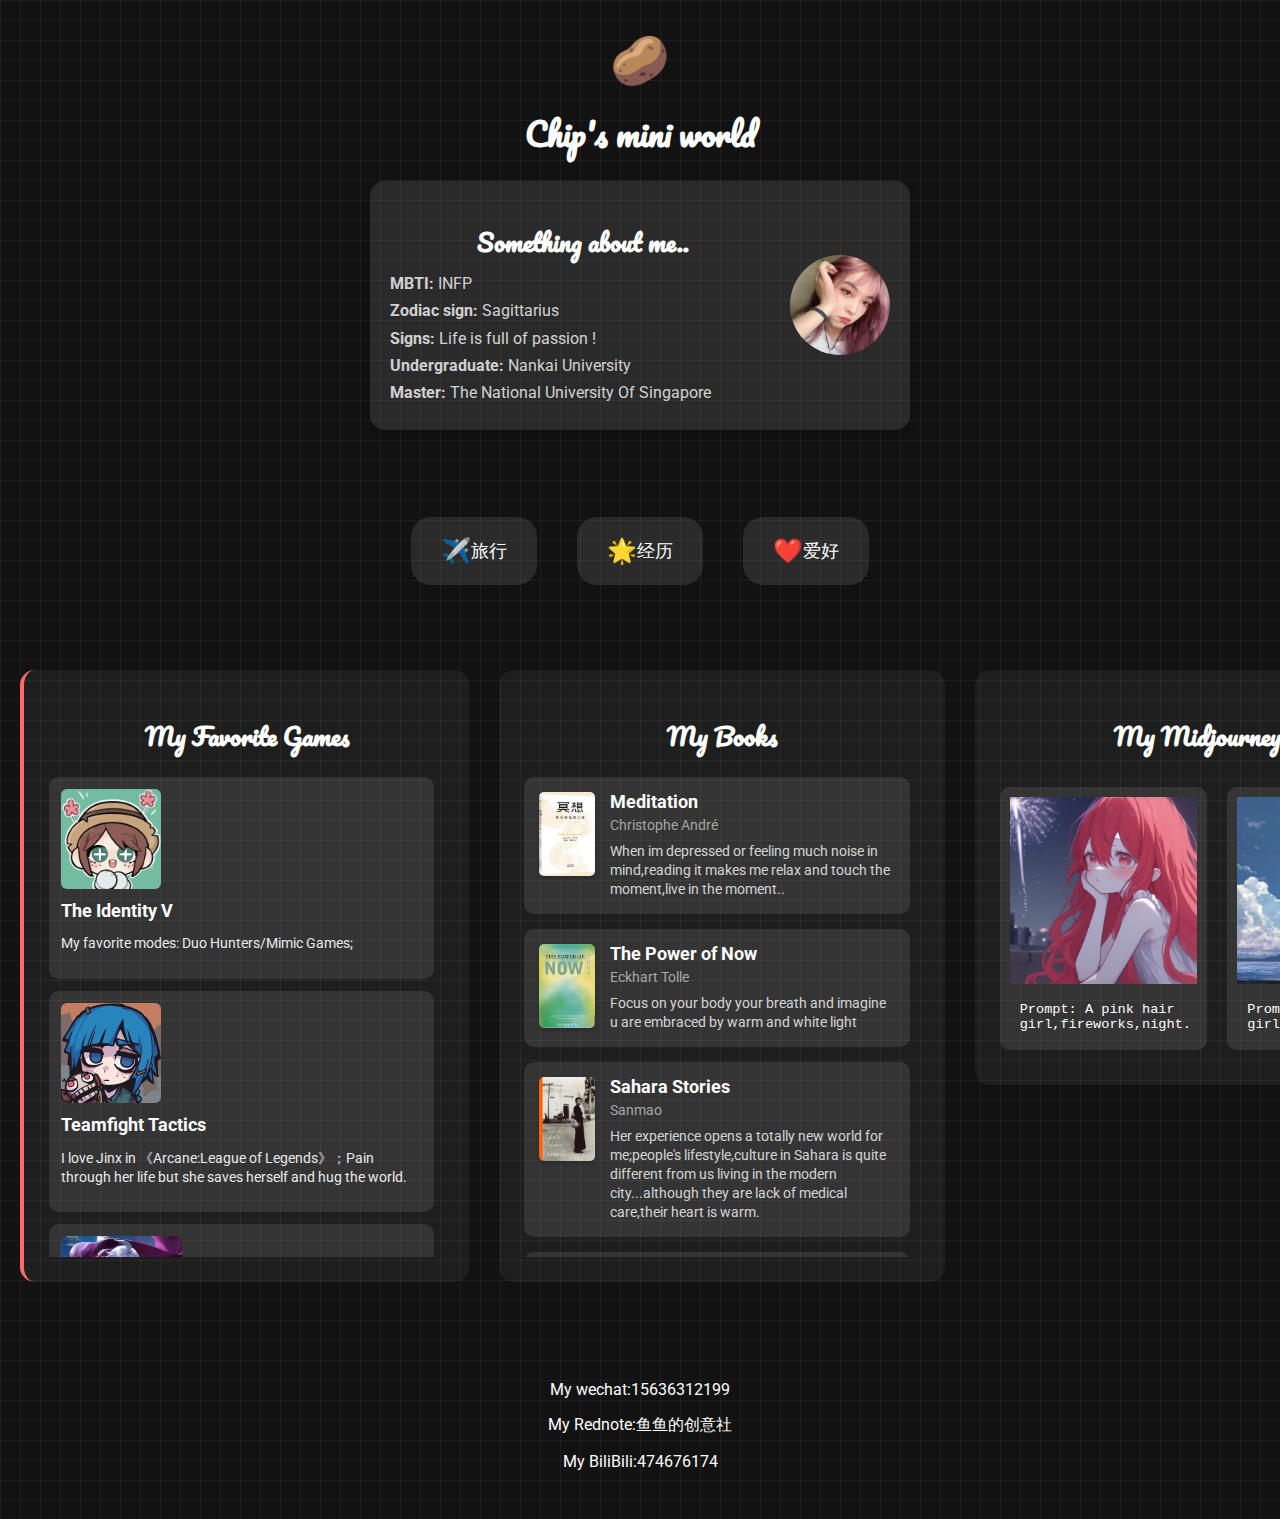
<file: index.html>
<!DOCTYPE html>
<html lang="zh">
<head>
    <link rel="stylesheet" href="styles.css">
    <meta charset="UTF-8">
    <meta name="viewport" content="width=device-width, initial-scale=1.0">
    <title>Chip's space</title>
    <link href="https://fonts.googleapis.com/css2?family=Roboto:wght@400;700&family=Pacifico&display=swap" rel="stylesheet">
    <script src="script.js"></script>
</head>
<body>
    <header>
        <div class="logo">🥔</div>
        <h1>Chip's mini world </h1>
        <div class="profile-card">
            <div class="profile-content">
                <h2>Something about me..</h2>
                <p><strong>MBTI:</strong> INFP</p>
                <p><strong>Zodiac sign:</strong> Sagittarius</p>
                <p><strong>Signs:</strong> Life is full of passion !</p>
                <p><strong>Undergraduate:</strong> Nankai University</p>
                <p><strong>Master:</strong> The National University Of Singapore</p>
            </div>
            <div class="avatar">
                <img src="img/avatar.jpg" alt="个人头像">
            </div>
        </div>
    </header>

    <main>
        <div class="interests">
            <div class="interest-item">
                <a href="travel.html">
                    <span class="icon">✈️</span>
                    <span class="text">旅行</span>
                </a>
            </div>
            <div class="interest-item">
                <a href="lifestyle.html">
                    <span class="icon">🌟</span>
                    <span class="text">经历</span>
                </a>
            </div>
            <div class="interest-item">
                <a href="hobbies.html">
                    <span class="icon">❤️</span>
                    <span class="text">爱好</span>
                </a>
            </div>
        </div>
    </main>

    <section class="personal-section">
        <div class="sections-container">
            <!-- 游戏板块 -->
            <div class="section-block games">
                <h2>My Favorite Games</h2>
                <div class="game-grid">
                    <!-- 第一个游戏 -->
                    <div class="game-card">
                        <img src="img/idv1.jpg" alt="第五人格">
                        <h3>The Identity V</h3>
                        <p>My favorite modes: Duo Hunters/Mimic Games; </p>
                    </div>

                    <!-- 第二个游戏 -->
                    <div class="game-card">
                        <img src="img/Tactics4.jpg" alt="金铲铲之战">
                        <h3>Teamfight Tactics</h3>
                        <p> I love Jinx in 《Arcane:League of Legends》；Pain through her life but she saves herself and hug the world.</p>
                    </div>

                    <!-- 第三个游戏 -->
                    <div class="game-card">
                        <img src="img/Honor3.jpg" alt="王者荣耀">
                        <h3>Honor of Kings</h3>
                        <p>Yao/Mermaid/Angela/Toro/Xiaoqiao/Diaochan</p>
                    </div>

                    <!-- 第四个游戏 -->
                    <div class="game-card">
                       
                        <img src="img/Eggy5.jpg" alt="蛋仔派对">
                        <h3>Eggy Party</h3>
                        <p>Dsigning maps in Eggy world is interesting.And finding the best way to finish the map is a challenge.Also I love finding firends and enjoy the virtual scenery together.</p>
                    </div>

                    <!-- 新增第五个游戏 -->
                    <div class="game-card">
                        <img src="img/kingdoms.jpg" alt="三国杀">
                        <h3>Legends of the 3 kingdoms</h3>
                        <p>1 V 1/Military Struggle Mode/National War Mode</p>
                    </div>
                </div>
            </div>

            <!-- 书籍板块 -->
            <div class="section-block books">
                <h2>My Books</h2>
                <div class="book-grid">
                    <!-- 第一本书 -->
                    <div class="book-card">
                        <img src="img/book1.jpg" alt="书籍1">
                        <div class="book-info">
                            <h3>Meditation</h3>
                            <p class="author">Christophe André</p>
                            <p class="description">When im depressed or feeling much noise in mind,reading it makes me relax and touch the moment,live in the moment..</p>
                        </div>
                    </div>

                    <!-- 第二本书 -->
                    <div class="book-card">
                        <img src="img/book2.jpg" alt="书籍2">
                        <div class="book-info">
                            <h3>The Power of Now</h3>
                            <p class="author">Eckhart Tolle</p>
                            <p class="description">Focus on your body your breath and imagine u are embraced by warm and white light</p>
                        </div>
                    </div>

                    <!-- 第三本书 -->
                    <div class="book-card">
                        <img src="img/book3.jpg" alt="书籍3">
                        <div class="book-info">
                            <h3>Sahara Stories</h3>
                            <p class="author">Sanmao</p>
                            <p class="description">Her experience opens a totally new world for me;people's lifestyle,culture in Sahara is quite different from us living in the modern city...although they are lack of medical care,their heart is warm.</p>
                        </div>
                    </div>

                    <!-- 第四本书 -->
                    <div class="book-card">
                        <img src="img/book4.jpg" alt="书籍4">
                        <div class="book-info">
                            <h3>Flowers for Algernon</h3>
                            <p class="author">Daniel Keyes</p>
                            <p class="description">A man gain high intelligence and lose it at last;Facing difficulties through life needs courage,maybe intelligence has 2 sides,one side lets human have the ability to feel emotions,but the other side it also increases comparison,conflicts,discrimination which leads to less happiness. </p>
                        </div>
                    </div>

                    <!-- 第五本书 -->
                    <div class="book-card">
                        <img src="img/book5.jpg" alt="书籍5">
                        <div class="book-info">
                            <h3>The Three-Body Problem</h3>
                            <p class="author">Liu Cixin</p>
                            <p class="description">So many great imaginations in science and physics!!That's really amazing.</p>
                        </div>
                    </div>
                </div>
            </div>

            <!-- AIGC板块 -->
            <div class="section-block midjourney">
                <h2>My Midjourney</h2>
                <div class="artwork-grid">
                    
                    <div class="artwork-item">
                        <img src="img/midjourney3.jpg" alt="Midjourney作品3">
                        <div class="artwork-info">
                            <p class="prompt"> Prompt: A pink hair girl,fireworks,night.</p>
                            
                        </div>
                    </div>
                  
                    <div class="artwork-item">
                        <img src="img/midjourney5.jpg" alt="Midjourney作品5">
                        <div class="artwork-info">
                            <p class="prompt"> Prompt: A pink hair girl,fireworks,night.</p>
                            
                        </div>
                    </div>
                    <div class="artwork-item">
                        <img src="img/midjourney6.jpg" alt="Midjourney作品6">
                        <div class="artwork-info">
                            <p class="prompt"> Prompt: A pink hair girl,fireworks,night.</p>
                            
                        </div>
                    </div>
                    <div class="artwork-item">
                        <img src="img/midjourney7.jpg" alt="Midjourney作品6">
                        <div class="artwork-info">
                            <p class="prompt"> Prompt: A pink hair girl,fireworks,night.</p>
                            
                        </div>
                    </div>
                    <div class="artwork-item">
                        <img src="img/midjourney8.jpg" alt="Midjourney作品6">
                        <div class="artwork-info">
                            <p class="prompt"> Prompt: A pink hair girl,fireworks,night.</p>
                            
                        </div>
                    </div>
               
                    <div class="artwork-item">
                        <img src="img/midjourney10.jpg" alt="Midjourney作品6">
                        <div class="artwork-info">
                            <p class="prompt"> Prompt: A pink hair girl,fireworks,night.</p>
                            
                        </div>
                    </div>
                    <div class="artwork-item">
                        <img src="img/midjourney11.jpg" alt="Midjourney作品6">
                        <div class="artwork-info">
                            <p class="prompt"> Prompt: A pink hair girl,fireworks,night.</p>
                            
                        </div>
                    </div>
           
                    <div class="artwork-item">
                        <img src="img/midjourney13.jpg" alt="Midjourney作品6">
                        <div class="artwork-info">
                            <p class="prompt"> Prompt: A pink hair girl,fireworks,night.</p>
                            
                        </div>
                    </div>
                    <div class="artwork-item">
                        <img src="img/midjourney14.jpg" alt="Midjourney作品6">
                        <div class="artwork-info">
                            <p class="prompt"> Prompt: A pink hair girl,fireworks,night.</p>
                            
                        </div>
                    </div>
                    <!-- 添加更多作品 -->
                </div>
            </div>
        </div>
    </section>

    <footer>
        <p>My wechat:15636312199</p>
        <p>My Rednote:<a href="https://www.xiaohongshu.com/user/profile/5d2487d700000000160093b2?xsec_token=YBiUjmRSa5aOXm4hILc2NNuej12OdZKpJNXa4BrFyIMBE%3D&xsec_source=app_share&xhsshare=CopyLink&appuid=5d2487d700000000160093b2&apptime=1741922437&share_id=3c2b97d317ac447abafd876f5e59a9d6&share_channel=copy_link" target="_blank" style="color: white; text-decoration: none;">鱼鱼的创意社</a></p>
        <p>My BiliBili:<a href="https://space.bilibili.com/474676174" target="_blank" style="color: white; text-decoration: none;">474676174</a></p>
        <div class="social-links">
            <a href="#" class="social-icon"></a>
        </div>
    </footer>
</body>
</html>
</file>
<file: styles.css>
:root {
    --primary-color: #FFE4E1;
    --accent-color: #FF69B4;
    --text-color: #333;
}

body {
    margin: 0;
    padding: 0;
    font-family: 'Roboto', sans-serif;
    background-color: #121212;
    background-image: 
        linear-gradient(
            rgba(255, 255, 255, 0.05) 1px, 
            transparent 1px
        ),
        linear-gradient(
            90deg, 
            rgba(255, 255, 255, 0.05) 1px, 
            transparent 1px
        );
    background-size: 20px 20px;
    animation: gradientBG 15s ease infinite;
    color: #ffffff;
    min-height: 100vh;
    display: flex;
    flex-direction: column;
}

@keyframes gradientBG {
    0% { background-position: 0% 50%; }
    50% { background-position: 100% 50%; }
    100% { background-position: 0% 50%; }
}

header {
    text-align: center;
    padding: 2rem 1rem;
}

.logo {
    font-size: 3rem;
    margin-bottom: 1rem;
    color: #ffffff;
}

h1 {
    font-family: 'Pacifico', cursive;
    color: #ffffff;
    margin: 0;
    white-space: nowrap;
}

.intro {
    font-size: 1.2rem;
    margin: 1rem 0;
    color: rgba(255, 255, 255, 0.8);
}

.carousel {
    position: relative;
    width: 80%;
    margin: 2rem auto;
    overflow: hidden;
}

.carousel-container {
    display: flex;
    transition: transform 0.5s ease;
}

.carousel-slide {
    min-width: 100%;
    text-align: center;
}

.carousel-slide img {
    width: 100%;
    height: auto;
    border-radius: 10px;
}

.carousel-btn {
    position: absolute;
    top: 50%;
    transform: translateY(-50%);
    background: rgba(255,255,255,0.7);
    border: none;
    padding: 1rem;
    cursor: pointer;
    border-radius: 50%;
}

.prev { left: 10px; }
.next { right: 10px; }

footer {
    margin-top: auto;
    text-align: center;
    padding: 2rem;
}

.social-links {
    display: flex;
    justify-content: center;
    gap: 1rem;
    margin-top: 1rem;
}

.social-icon {
    font-size: 2rem;
    text-decoration: none;
    transition: transform 0.3s ease;
}

.social-icon:hover {
    transform: scale(1.1);
}

@media (max-width: 768px) {
    .carousel {
        width: 95%;
    }
    
    .carousel-btn {
        padding: 0.5rem;
    }
}

.personal-section {
    max-width: 1400px;
    margin: 50px auto;
    padding: 0 20px;
}

.sections-container {
    display: flex !important;
    gap: 30px;
    justify-content: space-between;
}

.section-block {
    flex: 1;
    min-width: 0; /* 防止内容溢出 */
    background: rgba(255, 255, 255, 0.05);
    border-radius: 15px;
    padding: 25px;
    height: fit-content;
}

/* 标题样式 */
h2 {
    font-family: 'Pacifico', cursive;
    font-size: 1.5em;
    margin-bottom: 20px;
    text-align: center;
    color: #ffffff;
}

/* 游戏板块样式 */
.game-grid {
    display: flex;
    flex-direction: column;
    gap: 12px;  /* 再次减小间距 */
    max-height: 480px;  /* 适当增加高度 */
    overflow-y: auto;
    padding-right: 10px;
}

.game-card {
    padding: 12px;
    background: rgba(255, 255, 255, 0.1);
    border-radius: 10px;
    transition: all 0.3s ease;
}

.game-card img {
    height: 100px;  /* 稍微调整图片高度 */
    object-fit: cover;
    border-radius: 6px;
}

/* 添加卡片悬停动画 */
.game-card:hover {
    transform: translateX(5px);
    background: rgba(255, 255, 255, 0.15);
    box-shadow: -2px 0 10px rgba(255, 255, 255, 0.1);
}

/* 优化文字样式 */
.game-card h3 {
    font-size: 1.1em;
    margin: 8px 0;
}

.game-card p {
    font-size: 0.85em;
    line-height: 1.4;
    opacity: 0.9;
}

/* 穿搭板块样式 */
.style-gallery {
    display: flex;
    flex-direction: column;
    gap: 20px;
}

.style-item {
    position: relative;
    border-radius: 10px;
    overflow: hidden;
}

.style-item img {
    width: 100%;
    display: block;
}

/* 音乐板块样式 */
.music-list {
    display: flex;
    flex-direction: column;
    gap: 20px;
}

.music-item iframe {
    width: 100%;
    max-width: 330px;
}

/* 响应式布局 */
@media (max-width: 1200px) {
    .sections-container {
        flex-direction: column;
    }

    .section-block {
        width: 100%;
    }
}

/* 添加一些悬停效果 */
.section-block:hover {
    transform: translateY(-5px);
    transition: transform 0.3s ease;
}

/* 为每个板块添加不同的边框颜色 */
.games {
    border-left: 4px solid #ff6b6b;
}

.style {
    border-left: 4px solid #4ecdc4;
}

.music {
    border-left: 4px solid #ffe66d;
}

.interests {
    display: flex;
    justify-content: center;
    gap: 40px;  /* 调整间距 */
    margin: 20px 0;
    padding: 15px 0;
}

.interest-item {
    display: flex;
    align-items: center;
    gap: 10px;
    padding: 10px 20px;
    background: rgba(255, 255, 255, 0.1);
    border-radius: 20px;
    transition: transform 0.3s ease;
}

.interest-item:hover {
    transform: translateY(-3px);
    background: rgba(255, 255, 255, 0.15);
}

.interest-item .icon {
    font-size: 1.5em;
}

.interest-item .text {
    font-size: 1.1em;
    color: #ffffff;
}

.interest-item a {
    display: flex; /* 使用 flexbox 布局 */
    align-items: center; /* 垂直居中对齐 */
    text-decoration: none; /* 去掉下划线 */
    color: inherit; /* 继承父元素的颜色 */
    padding: 10px; /* 添加内边距 */
    border-radius: 10px; /* 圆角 */
    transition: background 0.3s; /* 添加过渡效果 */
}

.interest-item a:hover {
    background: rgba(255, 255, 255, 0.1); /* 悬停效果 */
}

/* Midjourney 作品集样式 */
.artwork-grid {
    display: flex; /* 使用 flexbox 布局 */
    flex-direction: row; /* 横向排列 */
    gap: 20px; /* 图片间距 */
    overflow-x: auto; /* 允许横向滚动 */
    padding: 10px 0; /* 上下内边距 */
}

/* 自定义滚动条样式 */
.artwork-grid::-webkit-scrollbar {
    height: 8px; /* 滚动条高度 */
}

.artwork-grid::-webkit-scrollbar-track {
    background: rgba(255, 255, 255, 0.1); /* 滚动条轨道背景 */
    border-radius: 10px; /* 圆角 */
}

.artwork-grid::-webkit-scrollbar-thumb {
    background: rgba(255, 255, 255, 0.3); /* 滚动条滑块颜色 */
    border-radius: 10px; /* 圆角 */
}

.artwork-grid::-webkit-scrollbar-thumb:hover {
    background: rgba(255, 255, 255, 0.5); /* 滚动条滑块悬停颜色 */
}

/* 作品项样式 */
.artwork-item {
    min-width: calc(50% - 10px); /* 每组容纳 2 张图片，减去间距 */
    background: rgba(255, 255, 255, 0.1);
    border-radius: 10px;
    overflow: hidden;
    transition: transform 0.3s ease;
    padding: 10px; /* 添加内边距 */
}

.artwork-item:hover {
    transform: translateY(-5px); /* 悬停效果 */
}

.artwork-item img {
    width: 100%; /* 图片宽度100% */
    height: auto; /* 高度自适应 */
    object-fit: cover; /* 保持比例 */
}

/* 添加图片点击放大效果 */
.artwork-item.expanded {
    position: fixed;
    top: 50%;
    left: 50%;
    transform: translate(-50%, -50%);
    width: 80vw;
    height: 80vh;
    z-index: 1000;
    background: rgba(0, 0, 0, 0.9);
}

.artwork-item.expanded img {
    height: 100%;
    object-fit: contain;
}

/* 修改 prompt 的样式 */
.artwork-info .prompt {
    font-family: 'Courier New', monospace;
    font-size: 0.85em;
    color: #ffffff; /* 确保颜色可见 */
    margin-bottom: 8px;
    margin-left: 10px; /* 增加左边距 */
}

/* 书籍板块样式 */
.book-grid {
    display: flex;
    flex-direction: column;
    gap: 15px;
    max-height: 480px;
    overflow-y: auto;
    padding-right: 10px;
}

/* 保持与其他板块一致的滚动条样式 */
.book-grid::-webkit-scrollbar {
    width: 6px;
}

.book-grid::-webkit-scrollbar-track {
    background: rgba(255, 255, 255, 0.1);
    border-radius: 3px;
}

.book-grid::-webkit-scrollbar-thumb {
    background: rgba(255, 255, 255, 0.3);
    border-radius: 3px;
}

.book-grid::-webkit-scrollbar-thumb:hover {
    background: rgba(255, 255, 255, 0.5);
}

/* 书籍卡片样式 */
.book-card {
    display: flex;
    gap: 15px;
    background: rgba(255, 255, 255, 0.1);
    border-radius: 10px;
    padding: 15px;
    transition: transform 0.3s ease;
}

.book-card:hover {
    transform: translateX(5px);
    background: rgba(255, 255, 255, 0.15);
}

.book-card img {
    width: 56px;
    height: 84px;
    object-fit: cover;
    border-radius: 5px;
    box-shadow: 0 2px 4px rgba(0,0,0,0.2);
}

.book-info {
    flex: 1;
}

.book-info h3 {
    font-size: 1.1em;
    margin: 0 0 5px 0;
    color: #ffffff;
}

.book-info .author {
    font-size: 0.9em;
    color: #a8a8a8;
    margin: 0 0 8px 0;
}

.book-info .description {
    font-size: 0.85em;
    line-height: 1.4;
    color: rgba(255, 255, 255, 0.8);
    margin: 0;
}

/* 个人简介卡片样式 */
.profile-card {
    background: rgba(255, 255, 255, 0.1);
    border-radius: 15px;
    padding: 20px;
    margin: 20px auto; /* 居中显示 */
    max-width: 500px; /* 设置最大宽度为 500px */
    box-shadow: 0 4px 10px rgba(0, 0, 0, 0.2);
    display: flex; /* 使用 flexbox 布局 */
    align-items: center; /* 垂直居中对齐 */
}

.profile-card:hover {
    transform: translateY(-5px); /* 悬停效果 */
}

.profile-content {
    flex: 1; /* 文字部分占据剩余空间 */
    text-align: left; /* 文字左对齐 */
}

.profile-card h2 {
    font-size: 1.5em;
    margin-bottom: 10px;
    color: #ffffff; /* 标题颜色 */
}

.profile-card p {
    font-size: 1em;
    color: rgba(255, 255, 255, 0.8); /* 文字颜色 */
    line-height: 1.4;
    margin: 5px 0; /* 增加上下间距 */
}

/* 头像样式 */
.avatar {
    width: 100px; /* 增加头像宽度 */
    height: 100px; /* 增加头像高度 */
    border-radius: 50%; /* 圆形 */
    overflow: hidden; /* 超出部分隐藏 */
    margin-left: 15px; /* 增加左边距 */
}

.avatar img {
    width: 100%; /* 头像宽度100% */
    height: 100%; /* 头像高度100% */
    object-fit: cover; /* 保持比例 */
}
</file>
